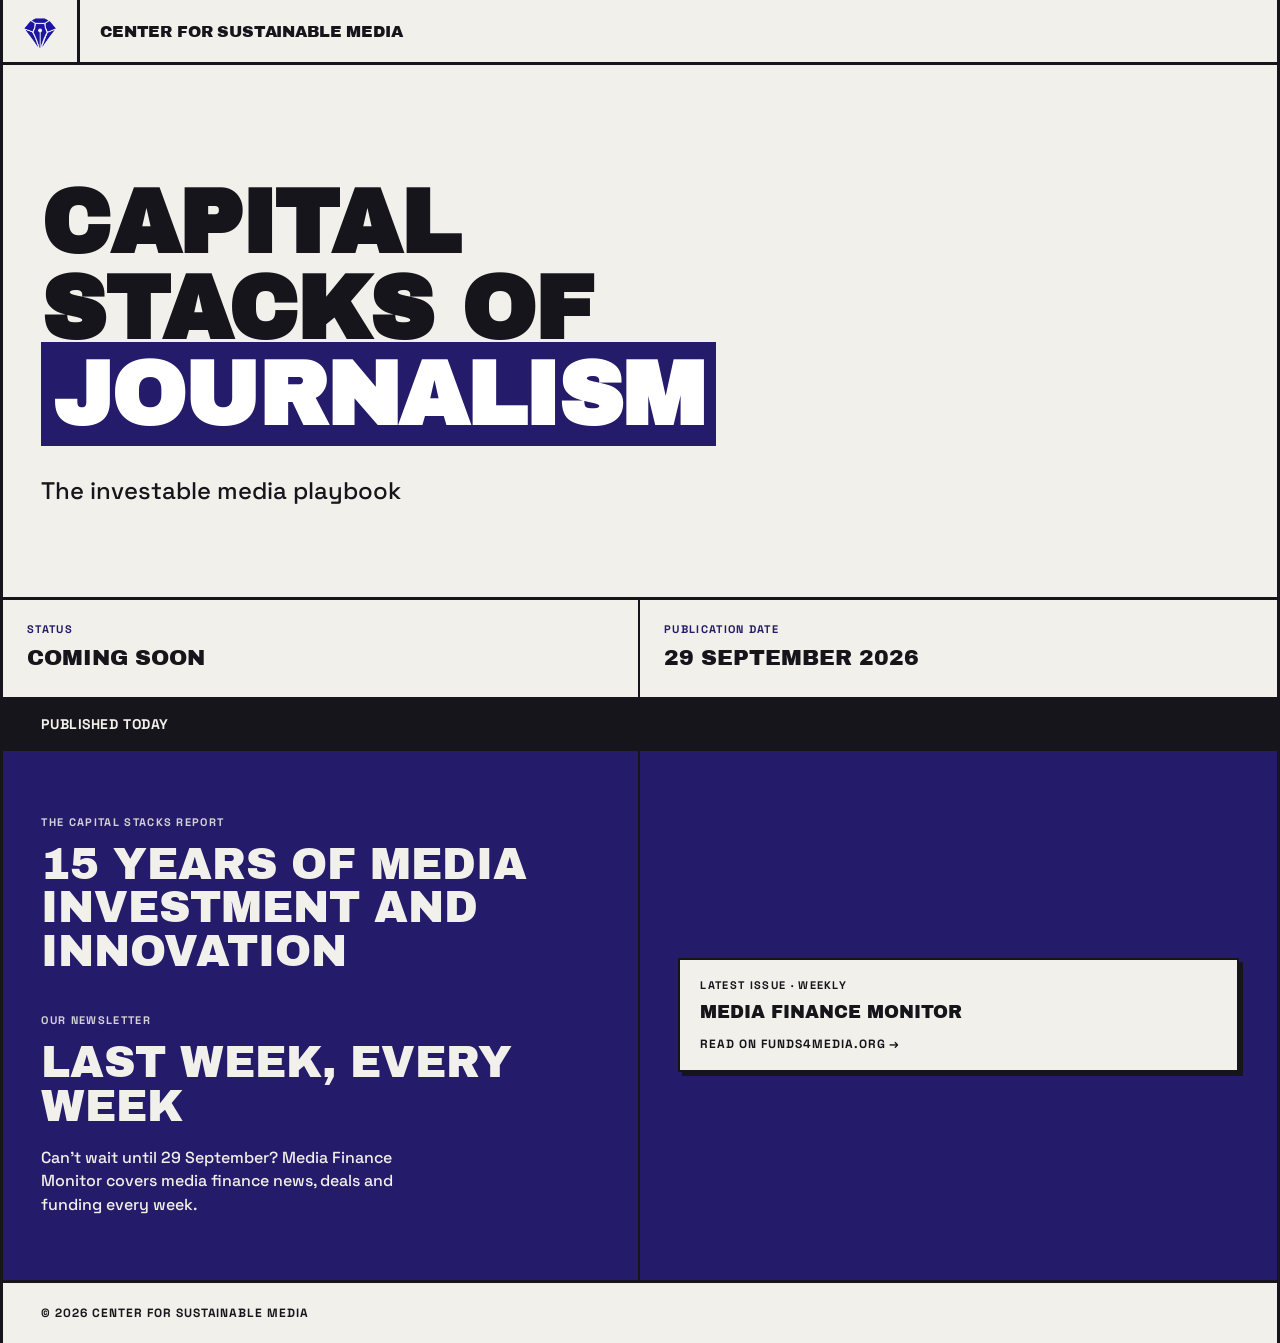
<file: index.html>
<!DOCTYPE html>
<html lang="en">
<head>
  <meta charset="utf-8">
  <meta name="viewport" content="width=device-width, initial-scale=1">
  <title>Capital Stacks of Journalism — Coming Soon</title>
  <meta name="description" content="Capital Stacks of Journalism, the investable media playbook. A research report by the Center for Sustainable Media, published 29 September 2026.">
  <link rel="icon" href="./assets/diamond-indigo.png" type="image/png">
  <link rel="preconnect" href="https://fonts.googleapis.com">
  <link rel="preconnect" href="https://fonts.gstatic.com" crossorigin>
  <link rel="stylesheet" href="https://fonts.googleapis.com/css2?family=Archivo+Black&family=Space+Grotesk:wght@400;500;600;700&display=swap">
  <style>
    *{box-sizing:border-box}
    [hidden]{display:none !important}
    body{margin:0;background:#DAD7CE;color:#16151B;font-family:'Space Grotesk',system-ui,-apple-system,sans-serif}
    a{color:#241B6B}
    a:hover{color:#16151B}
    .cs-hdr-link{color:#16151B;text-decoration:none;transition:background .12s,color .12s}
    .cs-hdr-link:hover{background:#16151B;color:#F2F0EA}
    .cs-rss{display:block;background:#F2F0EA;color:#16151B;border:2px solid #16151B;box-shadow:4px 4px 0 #16151B;padding:18px 20px;text-decoration:none;transition:background .12s,color .12s}
    .cs-rss:hover{background:#16151B;color:#F2F0EA}
    .cs-rss img{display:block;width:100%;aspect-ratio:16/9;object-fit:cover;border:2px solid #16151B;margin-bottom:16px}
    .cs-rss-desc{margin:10px 0 0;font-size:14px;line-height:1.4;font-weight:500}
    @media (max-width:799px){
      .cs-meta,.cs-news{grid-template-columns:1fr !important}
      .cs-meta > div,.cs-news > div{border-right:none !important}
      .cs-meta > div:not(:last-child),.cs-news > div:not(:last-child){border-bottom:2px solid #16151B !important}
    }
  </style>
</head>
<body>
<div style="max-width:1280px;margin:0 auto;background:#F2F0EA;color:#16151B;min-height:100vh;border-left:3px solid #16151B;border-right:3px solid #16151B;display:flex;flex-direction:column">

  <div class="cs-hdr" style="display:grid;grid-template-columns:auto 1fr;border-bottom:3px solid #16151B">
    <div style="padding:14px 20px;border-right:3px solid #16151B;display:flex;align-items:center"><img src="./assets/diamond-indigo.png" alt="CSM" style="width:34px;height:34px"></div>
    <a class="cs-hdr-link" href="https://sustainablemedia.eu" style="padding:14px 20px;display:flex;align-items:center;font-family:'Archivo Black',sans-serif;font-size:16px;letter-spacing:-.01em;min-width:0">CENTER FOR SUSTAINABLE MEDIA</a>
  </div>

  <div style="flex:1;display:flex;flex-direction:column;justify-content:center;padding:clamp(56px,9vw,128px) clamp(20px,3vw,40px) clamp(48px,7vw,96px);border-bottom:3px solid #16151B">
    <h1 style="margin:0;font-family:'Archivo Black',sans-serif;font-size:clamp(40px,7vw,96px);line-height:.96;letter-spacing:-.02em;text-transform:uppercase;max-width:13ch;text-wrap:balance"><span style="position:relative;z-index:1">Capital Stacks of</span> <span style="background:#241B6B;color:#fff;padding:.05em .13em .02em;box-decoration-break:clone;-webkit-box-decoration-break:clone"><span style="position:relative;z-index:1">Journalism</span></span></h1>
    <p style="margin:36px 0 0;font-size:clamp(18px,2vw,24px);line-height:1.4;font-weight:500;max-width:40ch">The investable media playbook</p>
  </div>

  <div class="cs-meta" style="display:grid;grid-template-columns:1fr 1fr;border-bottom:3px solid #16151B">
    <div style="padding:22px 24px 26px;border-right:2px solid #16151B">
      <div style="font-size:11px;font-weight:700;letter-spacing:.12em;color:#241B6B;margin-bottom:10px">STATUS</div>
      <div style="font-family:'Archivo Black',sans-serif;font-size:22px;text-transform:uppercase;line-height:1.1">Coming soon</div>
    </div>
    <div style="padding:22px 24px 26px">
      <div style="font-size:11px;font-weight:700;letter-spacing:.12em;color:#241B6B;margin-bottom:10px">PUBLICATION DATE</div>
      <div style="font-family:'Archivo Black',sans-serif;font-size:22px;text-transform:uppercase;line-height:1.1">29 September 2026</div>
    </div>
  </div>

  <div id="countdown" style="padding:15px clamp(20px,3vw,40px);background:#16151B;color:#F2F0EA;font-weight:700;font-size:14px;letter-spacing:.04em">PUBLICATION · 29 SEPTEMBER 2026</div>

  <div class="cs-news" style="display:grid;grid-template-columns:1fr 1fr;background:#241B6B;color:#F2F0EA;border-top:3px solid #16151B;border-bottom:3px solid #16151B">
    <div style="padding:clamp(36px,5vw,64px) clamp(20px,3vw,40px);border-right:2px solid #16151B;display:flex;flex-direction:column;justify-content:space-between;gap:40px">
      <div>
        <div style="font-size:11px;font-weight:700;letter-spacing:.12em;margin-bottom:14px;opacity:.85">THE CAPITAL STACKS REPORT</div>
        <div style="font-family:'Archivo Black',sans-serif;font-size:clamp(28px,3.4vw,44px);line-height:1;text-transform:uppercase">15 years of media investment and innovation</div>
      </div>
      <div>
        <div style="font-size:11px;font-weight:700;letter-spacing:.12em;margin-bottom:14px;opacity:.85">OUR NEWSLETTER</div>
        <div style="font-family:'Archivo Black',sans-serif;font-size:clamp(28px,3.4vw,44px);line-height:1;text-transform:uppercase">Last week, every week</div>
        <p style="margin:18px 0 0;font-size:16px;line-height:1.45;font-weight:500;max-width:38ch">Can't wait until 29 September? Media Finance Monitor covers media finance news, deals and funding every week.</p>
      </div>
    </div>
    <div style="padding:clamp(36px,5vw,64px) clamp(20px,3vw,40px);display:flex;flex-direction:column;justify-content:center">
      <a class="cs-rss" id="rss-link" href="https://www.funds4media.org">
        <img id="rss-image" alt="" hidden>
        <div style="font-size:11px;font-weight:700;letter-spacing:.12em;margin-bottom:10px">LATEST ISSUE · <span id="rss-date">WEEKLY</span></div>
        <div id="rss-title" style="font-family:'Archivo Black',sans-serif;font-size:18px;line-height:1.15;text-transform:uppercase">Media Finance Monitor</div>
        <p class="cs-rss-desc" id="rss-desc" hidden></p>
        <div style="margin-top:14px;font-size:12px;font-weight:700;letter-spacing:.08em">READ ON FUNDS4MEDIA.ORG →</div>
      </a>
    </div>
  </div>

  <footer style="display:flex;align-items:center;padding:22px clamp(20px,3vw,40px)">
    <span style="font-size:12px;font-weight:700;letter-spacing:.08em">© 2026 CENTER FOR SUSTAINABLE MEDIA</span>
  </footer>
</div>

<script>
(function () {
  // Countdown to publication, computed in the visitor's browser.
  var launch = new Date('2026-09-29T00:00:00');
  var days = Math.max(0, Math.ceil((launch - new Date()) / 86400000));
  document.getElementById('countdown').textContent =
    days === 0 ? 'PUBLISHED TODAY' : days + (days === 1 ? ' DAY' : ' DAYS') + ' UNTIL PUBLICATION';

  // Latest Media Finance Monitor issue from the funds4media.org feed.
  var feed = 'https://www.funds4media.org/feed';
  function apply(title, desc, link, pub, image) {
    var d = new Date(pub);
    var $ = function (id) { return document.getElementById(id); };
    title = (title || '').trim();
    desc = (desc || '').replace(/<[^>]+>/g, '').trim();
    if (title) $('rss-title').textContent = title;
    $('rss-link').href = (link || '').trim() || 'https://www.funds4media.org';
    if (!isNaN(d)) $('rss-date').textContent =
      d.toLocaleDateString('en-GB', { day: 'numeric', month: 'long', year: 'numeric' }).toUpperCase();
    if (desc) { $('rss-desc').textContent = desc; $('rss-desc').hidden = false; }
    if (image) { $('rss-image').src = image; $('rss-image').hidden = false; }
  }
  function firstImg(html) { var m = /<img[^>]+src="([^"]+)"/i.exec(html || ''); return m && m[1]; }
  function viaJson() {
    return fetch('https://api.rss2json.com/v1/api.json?rss_url=' + encodeURIComponent(feed))
      .then(function (r) { return r.json(); })
      .then(function (j) {
        var it = j && j.items && j.items[0];
        if (!it) throw new Error('no item');
        apply(it.title, it.description, it.link, it.pubDate,
          it.thumbnail || (it.enclosure && it.enclosure.link) || firstImg((it.content || '') + (it.description || '')));
      });
  }
  function viaXml() {
    return fetch('https://api.allorigins.win/raw?url=' + encodeURIComponent(feed))
      .then(function (r) { return r.text(); })
      .then(function (xml) {
        var item = new DOMParser().parseFromString(xml, 'text/xml').querySelector('item');
        if (!item) throw new Error('no item');
        var g = function (t) { var el = item.querySelector(t); return el ? el.textContent : ''; };
        var enc = item.querySelector('enclosure');
        apply(g('title'), g('description'), g('link'), g('pubDate'),
          (enc && enc.getAttribute('url')) || firstImg(g('encoded') + g('description')));
      });
  }
  viaJson().catch(function () { return viaXml(); }).catch(function () {});
})();
</script>
</body>
</html>
</file>
